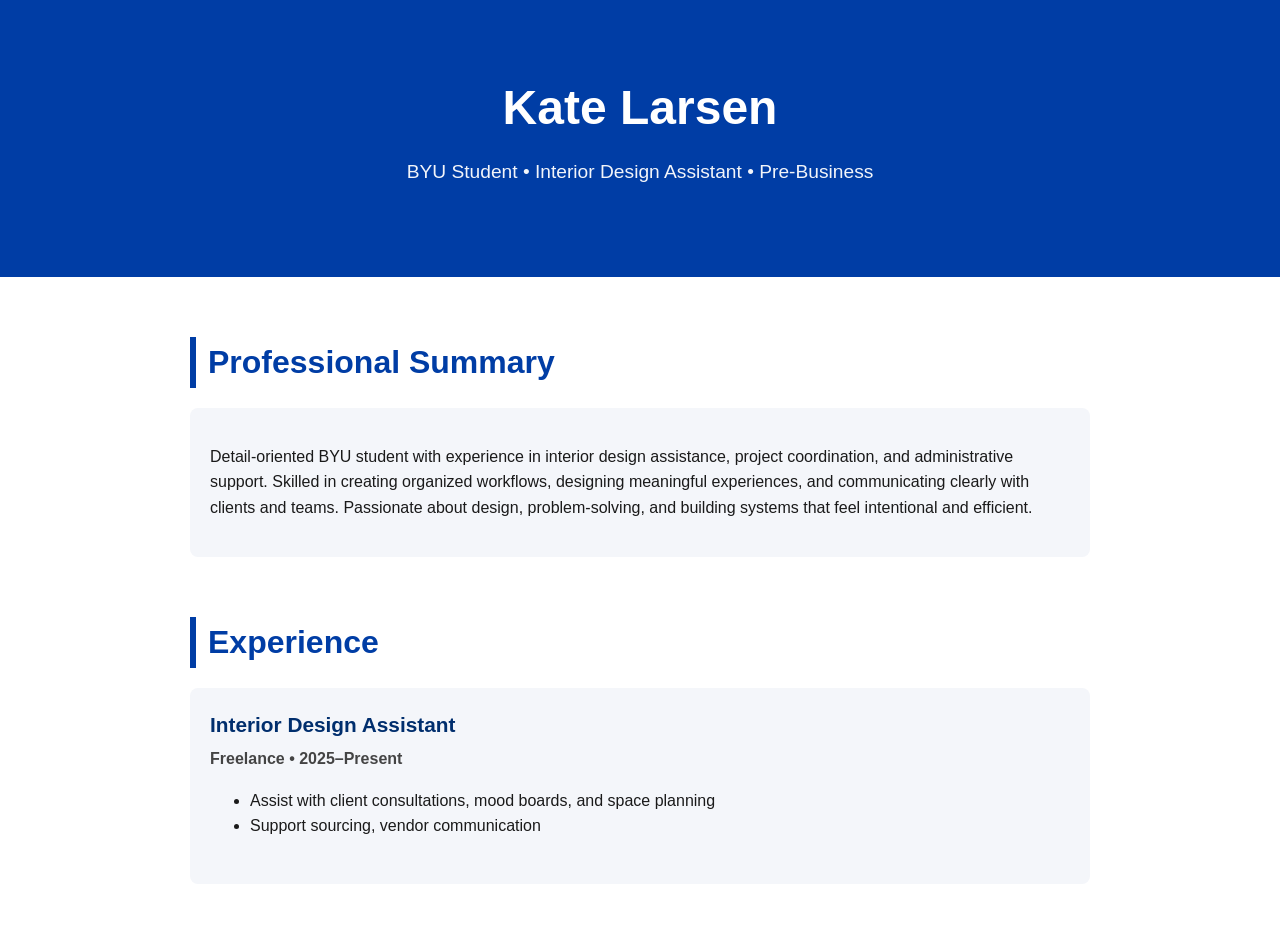
<file: pages/resume.html>
<!DOCTYPE html>
<html lang="en">
<head>
<meta charset="UTF-8">
<meta name="viewport" content="width=device-width, initial-scale=1.0">
<title>Kate Larsen | Résumé</title>

<style>
    :root {
        --royal-blue: #003da5;
        --navy: #002e6d;
        --light-gray: #f4f6fa;
        --text-dark: #1a1a1a;
    }

    body {
        margin: 0;
        font-family: "Segoe UI", sans-serif;
        background: white;
        color: var(--text-dark);
        line-height: 1.6;
    }

    /* HEADER */
    header {
        background: var(--royal-blue);
        color: white;
        padding: 70px 20px;
        text-align: center;
    }

    header h1 {
        margin: 0;
        font-size: 3rem;
        font-weight: 700;
    }

    header p {
        margin-top: 10px;
        font-size: 1.2rem;
        opacity: 0.95;
    }

    /* SECTION STYLES */
    section {
        max-width: 900px;
        margin: 60px auto;
        padding: 0 20px;
    }

    h2 {
        color: var(--royal-blue);
        font-size: 2rem;
        margin-bottom: 10px;
        border-left: 6px solid var(--royal-blue);
        padding-left: 12px;
    }

    .card {
        background: var(--light-gray);
        padding: 20px;
        border-radius: 8px;
        margin-top: 20px;
    }

    /* EXPERIENCE */
    .job {
        margin-bottom: 25px;
    }

    .job h3 {
        margin: 0;
        font-size: 1.3rem;
        color: var(--navy);
    }

    .job p {
        margin: 5px 0 10px;
        font-weight: 600;
        color: #444;
    }

    /* SKILLS GRID */
    .skills {
        display: grid;
        grid-template-columns: repeat(auto-fit, minmax(180px, 1fr));
        gap: 15px;
        margin-top: 20px;
    }

    .skill-box {
        background: white;
        border: 2px solid var(--royal-blue);
        padding: 12px;
        border-radius: 6px;
        text-align: center;
        font-weight: 600;
        color: var(--royal-blue);
    }

    /* CONTACT */
    .contact p {
        margin: 8px 0;
        font-size: 1.1rem;
    }

    /* FOOTER */
    footer {
        background: var(--navy);
        color: white;
        text-align: center;
        padding: 25px 10px;
        margin-top: 60px;
        font-size: 0.9rem;
    }
</style>
</head>

<body>

<header>
    <h1>Kate Larsen</h1>
    <p>BYU Student • Interior Design Assistant • Pre‑Business</p>
</header>

<section id="summary">
    <h2>Professional Summary</h2>
    <div class="card">
        <p>
            Detail‑oriented BYU student with experience in interior design assistance, 
            project coordination, and administrative support. Skilled in creating 
            organized workflows, designing meaningful experiences, and communicating 
            clearly with clients and teams. Passionate about design, problem‑solving, 
            and building systems that feel intentional and efficient.
        </p>
    </div>
</section>

<section id="experience">
    <h2>Experience</h2>

    <div class="card">
        <div class="job">
            <h3>Interior Design Assistant</h3>
            <p>Freelance • 2025–Present</p>
            <ul>
                <li>Assist with client consultations, mood boards, and space planning</li>
                <li>Support sourcing, vendor communication
</file>
